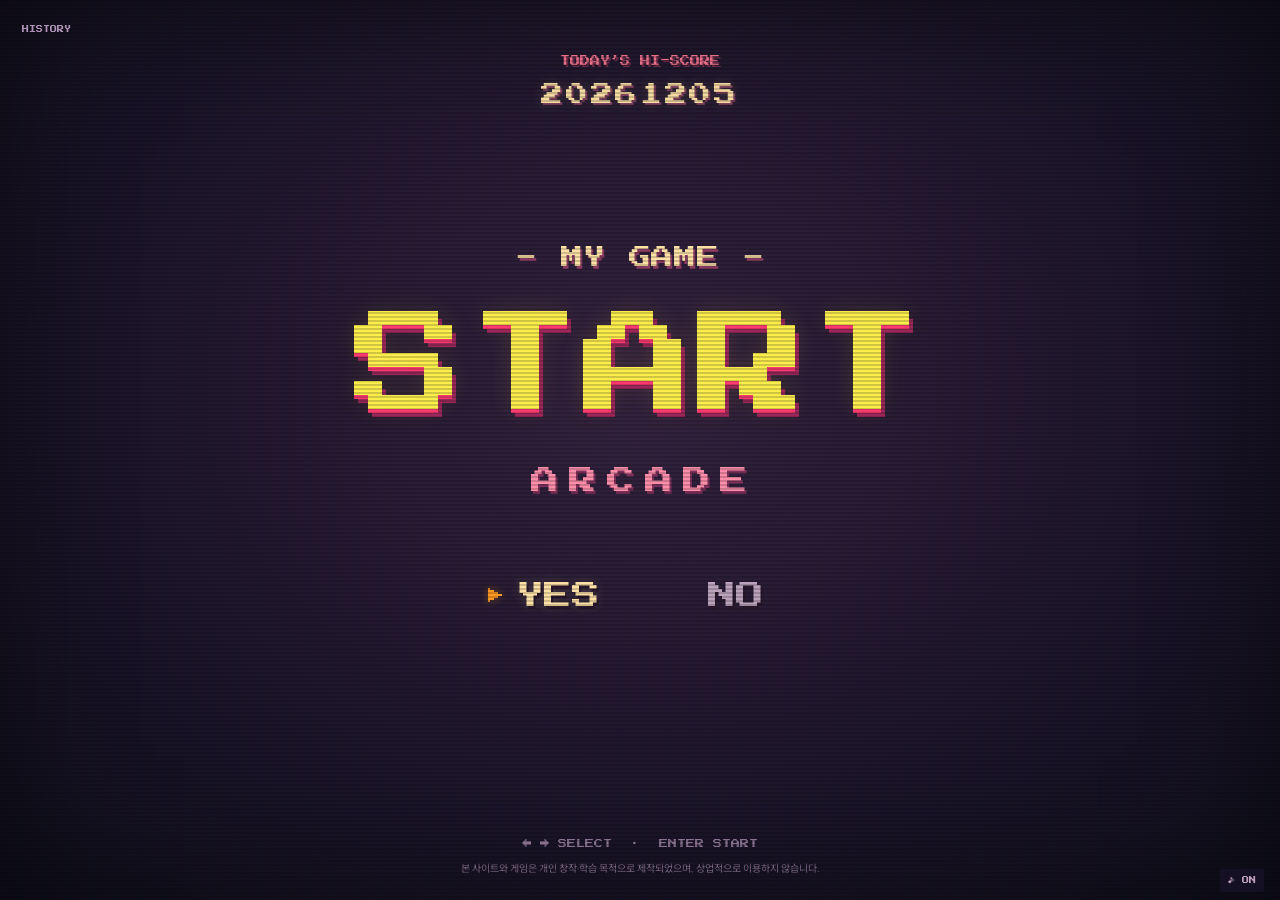
<file: index.html>
<!doctype html>
<html lang="ko">
<head>
  <meta charset="utf-8">
  <meta name="viewport" content="width=device-width, initial-scale=1">
  <meta name="theme-color" content="#171126">
  <meta name="description" content="bottlesun이 만든 게임들을 만나는 레트로 아케이드. 오늘의 게임을 뽑고, 게임 진열장에서 마음에 드는 게임을 골라보세요.">
  <title>게임 아카이브 | bottlesun</title>
  <meta name="application-name" content="게임 아카이브">
  <meta name="author" content="bottlesun">
  <link rel="canonical" href="https://bottlesun.github.io/game-archive/">
  <link rel="icon" type="image/svg+xml" href="assets/site/favicon.svg">
  <link rel="icon" type="image/png" sizes="32x32" href="assets/site/favicon-32.png">
  <link rel="shortcut icon" href="assets/site/favicon.ico">
  <link rel="apple-touch-icon" sizes="180x180" href="assets/site/apple-touch-icon.png">
  <meta property="og:type" content="website">
  <meta property="og:locale" content="ko_KR">
  <meta property="og:site_name" content="게임 아카이브">
  <meta property="og:title" content="게임 아카이브 | bottlesun">
  <meta property="og:description" content="bottlesun이 만든 게임들을 만나는 레트로 아케이드. 오늘의 게임을 뽑고, 게임 진열장에서 마음에 드는 게임을 골라보세요.">
  <meta property="og:url" content="https://bottlesun.github.io/game-archive/">
  <meta property="og:image" content="https://bottlesun.github.io/game-archive/assets/site/og-cover.png">
  <meta property="og:image:type" content="image/png">
  <meta property="og:image:width" content="1200">
  <meta property="og:image:height" content="630">
  <meta property="og:image:alt" content="노랑·분홍 픽셀 글씨 START ARCADE와 게임 아카이브 로고">
  <meta name="twitter:card" content="summary_large_image">
  <meta name="twitter:title" content="게임 아카이브 | bottlesun">
  <meta name="twitter:description" content="bottlesun이 만든 게임들을 만나는 레트로 아케이드. 오늘의 게임을 뽑고, 게임 진열장에서 마음에 드는 게임을 골라보세요.">
  <meta name="twitter:image" content="https://bottlesun.github.io/game-archive/assets/site/og-cover.png">
  <meta name="twitter:image:alt" content="게임 아카이브 — START ARCADE">
  <link rel="preconnect" href="https://fonts.googleapis.com">
  <link rel="preconnect" href="https://fonts.gstatic.com" crossorigin>
  <link href="https://fonts.googleapis.com/css2?family=DM+Mono:wght@400;500&family=Manrope:wght@400;600;700;800&family=Noto+Sans+KR:wght@400;500;600;700;800&family=Press+Start+2P&display=swap" rel="stylesheet">
  <link rel="stylesheet" href="css/style.css?v=empty-archive-1">
  <script src="js/audio.js?v=roulette-bonus-1" defer></script>
  <script src="js/main.js?v=stellar-entries-1" defer></script>
</head>
<body class="is-loading start-page">
<div class="page-loader" id="page-loader" role="status" aria-label="페이지를 불러오는 중">
    <div class="loading-console">
      <div class="loading-bar" aria-hidden="true"><div class="loading-fill" id="loading-fill"><i></i><i></i><i></i><i></i><i></i><i></i><i></i><i></i><i></i><i></i></div></div>
      <p>LOADING<span>...</span></p>
    </div>
  </div>
  <main class="title-stage" aria-labelledby="start-title">
    <a class="lobby-history" href="history.html">HISTORY</a>
    <div class="date-score" id="date-score">
      <p>TODAY’S HI-SCORE</p>
      <time id="today-score">00000000</time>
      <span class="score-record" aria-hidden="true">NEW RECORD!</span>
    </div>
    <div class="title-content">
      <h1 id="start-title"><span class="title-eyebrow">- MY GAME -</span><span class="title-main glitch-title">START<span class="glitch-copy" aria-hidden="true" data-text="START"></span></span><span class="title-arcade glitch-title">ARCADE<span class="glitch-copy" aria-hidden="true" data-text="ARCADE"></span></span></h1>
      <nav class="choice-list" aria-label="시작 메뉴">
        <a class="choice-link is-selected" href="today.html" aria-label="YES — 오늘의 게임 뽑기">YES</a>
        <a class="choice-link" href="games.html" aria-label="NO — 게임 진열장">NO</a>
      </nav>
    </div>
    <p class="start-caption">← → SELECT <span>·</span> ENTER START<small class="lobby-notice">본 사이트와 게임은 개인 창작·학습 목적으로 제작되었으며, 상업적으로 이용하지 않습니다.</small></p>
  </main>
</body>
</html>
</file>
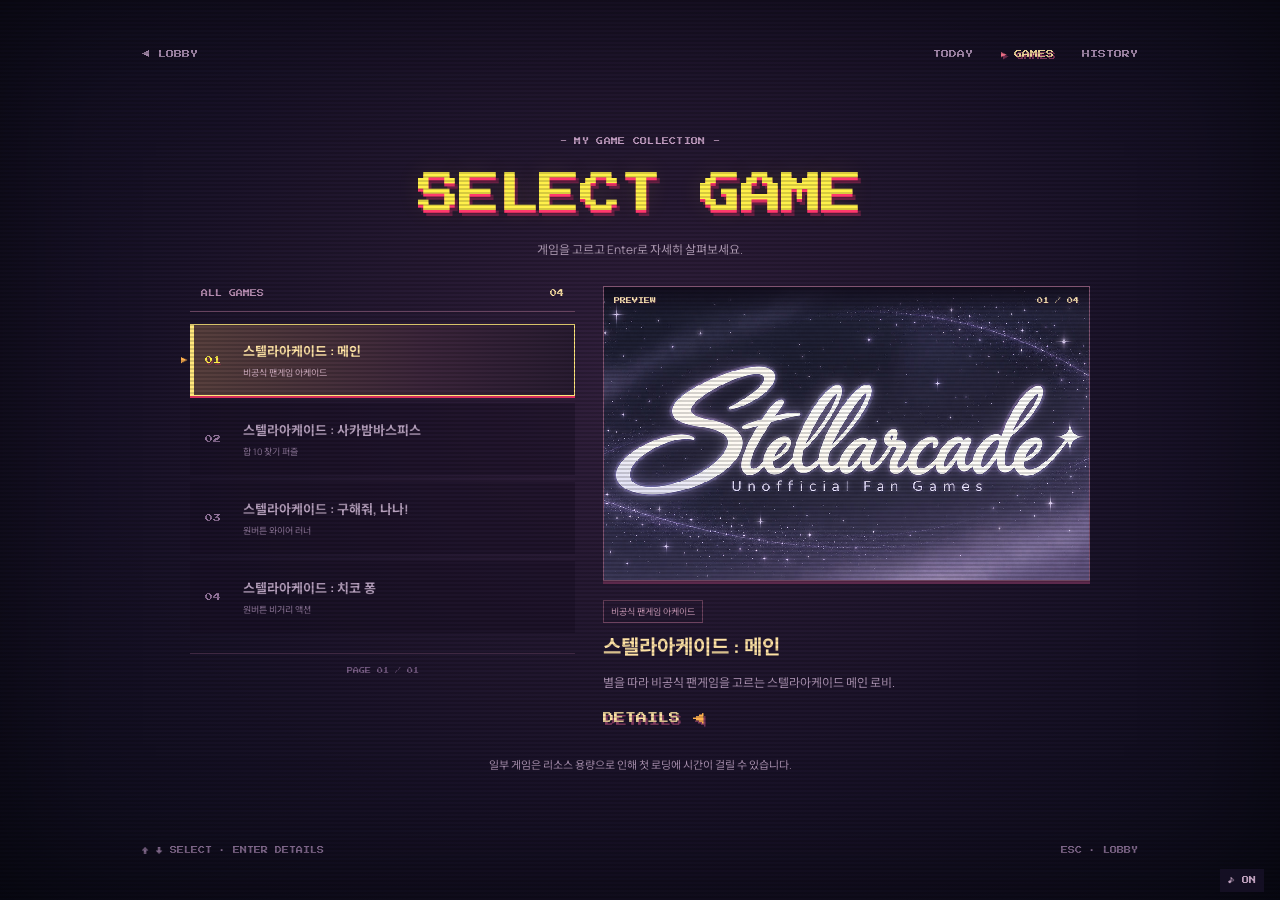
<file: games.html>
<!doctype html>
<html lang="ko">
<head>
  <meta charset="utf-8">
  <meta name="viewport" content="width=device-width, initial-scale=1">
  <meta name="theme-color" content="#171126">
  <meta name="description" content="스텔라아케이드 메인과 사카밤바스피스, 구해줘, 나나!, 치코 퐁의 소개를 보고 원하는 게임으로 바로 이동하세요.">
  <title>게임 진열장 | 게임 아카이브</title>
  <meta name="application-name" content="게임 아카이브">
  <meta name="author" content="bottlesun">
  <link rel="canonical" href="https://bottlesun.github.io/game-archive/games.html">
  <link rel="icon" type="image/svg+xml" href="assets/site/favicon.svg">
  <link rel="icon" type="image/png" sizes="32x32" href="assets/site/favicon-32.png">
  <link rel="shortcut icon" href="assets/site/favicon.ico">
  <link rel="apple-touch-icon" sizes="180x180" href="assets/site/apple-touch-icon.png">
  <meta property="og:type" content="website">
  <meta property="og:locale" content="ko_KR">
  <meta property="og:site_name" content="게임 아카이브">
  <meta property="og:title" content="게임 진열장 | 게임 아카이브">
  <meta property="og:description" content="스텔라아케이드 메인과 사카밤바스피스, 구해줘, 나나!, 치코 퐁의 소개를 보고 원하는 게임으로 바로 이동하세요.">
  <meta property="og:url" content="https://bottlesun.github.io/game-archive/games.html">
  <meta property="og:image" content="https://bottlesun.github.io/game-archive/assets/site/og-cover.png">
  <meta property="og:image:type" content="image/png">
  <meta property="og:image:width" content="1200">
  <meta property="og:image:height" content="630">
  <meta property="og:image:alt" content="노랑·분홍 픽셀 글씨 START ARCADE와 게임 아카이브 로고">
  <meta name="twitter:card" content="summary_large_image">
  <meta name="twitter:title" content="게임 진열장 | 게임 아카이브">
  <meta name="twitter:description" content="스텔라아케이드 메인과 사카밤바스피스, 구해줘, 나나!, 치코 퐁의 소개를 보고 원하는 게임으로 바로 이동하세요.">
  <meta name="twitter:image" content="https://bottlesun.github.io/game-archive/assets/site/og-cover.png">
  <meta name="twitter:image:alt" content="게임 아카이브 — START ARCADE">
  <link rel="preconnect" href="https://fonts.googleapis.com">
  <link rel="preconnect" href="https://fonts.gstatic.com" crossorigin>
  <link href="https://fonts.googleapis.com/css2?family=DM+Mono:wght@400;500&family=Manrope:wght@400;600;700;800&family=Noto+Sans+KR:wght@400;500;600;700;800&family=Press+Start+2P&display=swap" rel="stylesheet">
  <link rel="stylesheet" href="css/style.css?v=empty-archive-1">
  <script src="js/audio.js?v=roulette-bonus-1" defer></script>
  <script src="js/main.js?v=stellar-entries-1" defer></script>
</head>
<body class="is-loading inner-page" data-page="games">
<div class="page-loader" id="page-loader" role="status" aria-label="페이지를 불러오는 중">
    <div class="loading-console">
      <div class="loading-bar" aria-hidden="true"><div class="loading-fill" id="loading-fill"><i></i><i></i><i></i><i></i><i></i><i></i><i></i><i></i><i></i><i></i></div></div>
      <p>LOADING<span>...</span></p>
    </div>
  </div>
  <div class="page-case">
    <header class="pixel-header">
      <a class="pixel-brand" href="index.html">◀ LOBBY</a>
      <nav class="pixel-nav" aria-label="페이지 메뉴">
        <a href="today.html">TODAY</a>
        <a class="is-current" href="games.html" aria-current="page">GAMES</a>
        <a href="history.html">HISTORY</a>
      </nav>
    </header>
    <main class="inner-screen shelf-screen" aria-labelledby="page-title">
      <div class="sub-heading">
        <p class="pixel-kicker">- MY GAME COLLECTION -</p>
        <h1 class="page-title" id="page-title"><span class="glitch-title">SELECT GAME<span class="glitch-copy" aria-hidden="true" data-text="SELECT GAME"></span></span></h1>
        <p class="page-intro">게임을 고르고 Enter로 자세히 살펴보세요.</p>
      </div>
      <div class="arcade-browser">
        <section class="game-menu" aria-label="게임 메뉴">
          <div class="menu-topline"><span>ALL GAMES</span><span id="game-count">04</span></div>
          <div class="game-grid" id="game-grid" aria-label="게임 목록"></div>
          <p class="menu-page">PAGE 01 / 01</p>
        </section>
        <section class="game-detail" id="game-detail" aria-live="polite" aria-label="선택한 게임 소개"></section>
      </div>
      <p class="game-loading-notice">일부 게임은 리소스 용량으로 인해 첫 로딩에 시간이 걸릴 수 있습니다.</p>
    </main>
    <footer class="pixel-footer"><span>↑ ↓ SELECT · ENTER DETAILS</span><span>ESC · LOBBY</span></footer>
  </div>
  <dialog class="game-dialog" id="game-dialog" aria-labelledby="dialog-title">
    <div class="game-dialog-shell">
      <header class="dialog-header"><button class="pixel-brand" id="close-game-detail" type="button">◀ BACK</button><span>GAME INFO</span></header>
      <div class="dialog-content" id="dialog-content"></div>
      <footer class="dialog-footer"><a class="arcade-action" id="start-selected-game" target="_blank" rel="noopener noreferrer">START GAME <span aria-hidden="true">◀</span></a><span>ESC · BACK TO LIST</span></footer>
    </div>
  </dialog>
</body>
</html>
</file>
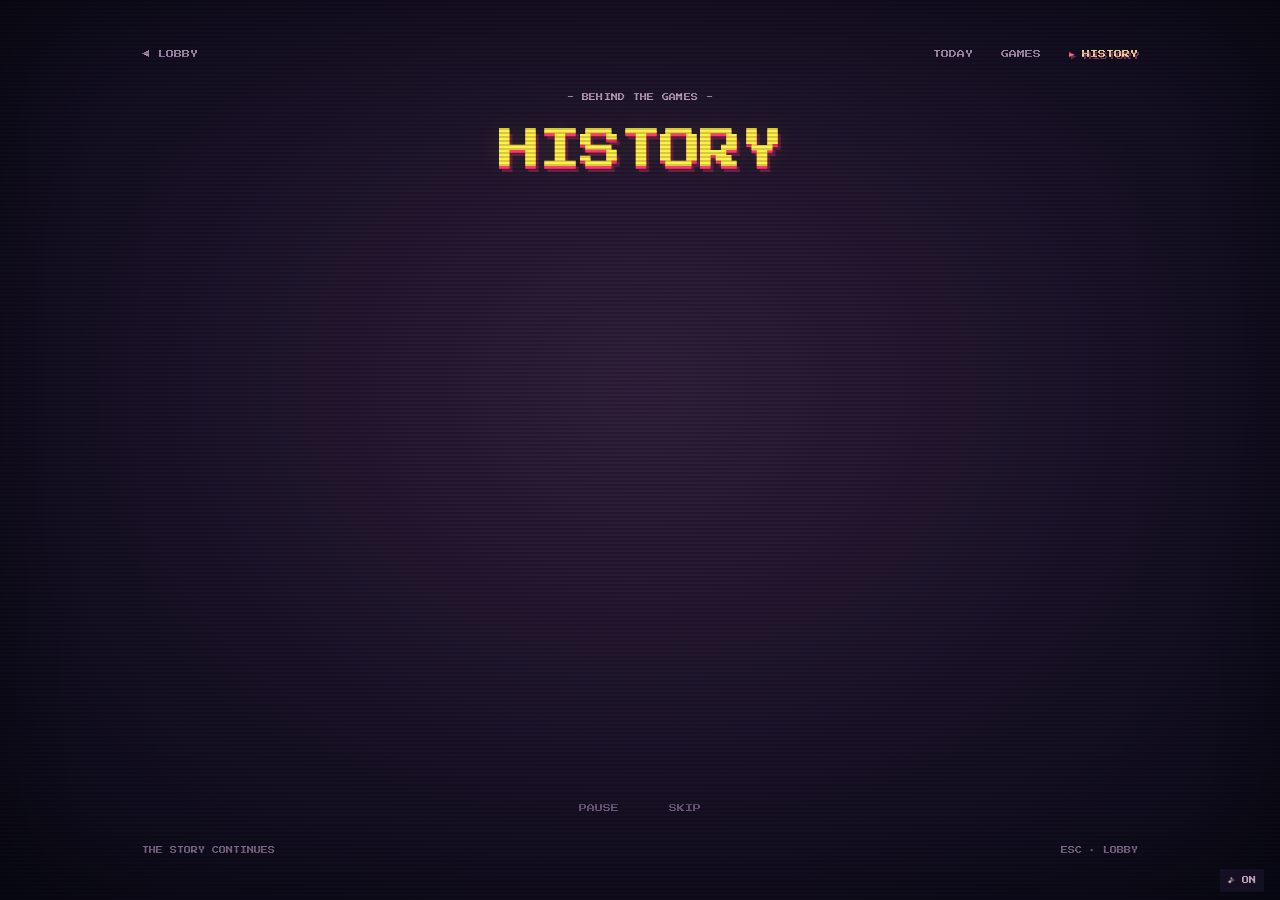
<file: history.html>
<!doctype html>
<html lang="ko">
<head>
  <meta charset="utf-8">
  <meta name="viewport" content="width=device-width, initial-scale=1">
  <meta name="theme-color" content="#171126">
  <meta name="description" content="게임 아카이브의 제작자 bottlesun과 제작 의도, 리소스 출처를 레트로 엔딩 크레딧으로 만나보세요.">
  <title>제작 이야기 | 게임 아카이브</title>
  <meta name="application-name" content="게임 아카이브">
  <meta name="author" content="bottlesun">
  <link rel="canonical" href="https://bottlesun.github.io/game-archive/history.html">
  <link rel="icon" type="image/svg+xml" href="assets/site/favicon.svg">
  <link rel="icon" type="image/png" sizes="32x32" href="assets/site/favicon-32.png">
  <link rel="shortcut icon" href="assets/site/favicon.ico">
  <link rel="apple-touch-icon" sizes="180x180" href="assets/site/apple-touch-icon.png">
  <meta property="og:type" content="website">
  <meta property="og:locale" content="ko_KR">
  <meta property="og:site_name" content="게임 아카이브">
  <meta property="og:title" content="제작 이야기 | 게임 아카이브">
  <meta property="og:description" content="게임 아카이브의 제작자 bottlesun과 제작 의도, 리소스 출처를 레트로 엔딩 크레딧으로 만나보세요.">
  <meta property="og:url" content="https://bottlesun.github.io/game-archive/history.html">
  <meta property="og:image" content="https://bottlesun.github.io/game-archive/assets/site/og-cover.png">
  <meta property="og:image:type" content="image/png">
  <meta property="og:image:width" content="1200">
  <meta property="og:image:height" content="630">
  <meta property="og:image:alt" content="노랑·분홍 픽셀 글씨 START ARCADE와 게임 아카이브 로고">
  <meta name="twitter:card" content="summary_large_image">
  <meta name="twitter:title" content="제작 이야기 | 게임 아카이브">
  <meta name="twitter:description" content="게임 아카이브의 제작자 bottlesun과 제작 의도, 리소스 출처를 레트로 엔딩 크레딧으로 만나보세요.">
  <meta name="twitter:image" content="https://bottlesun.github.io/game-archive/assets/site/og-cover.png">
  <meta name="twitter:image:alt" content="게임 아카이브 — START ARCADE">
  <link rel="preconnect" href="https://fonts.googleapis.com">
  <link rel="preconnect" href="https://fonts.gstatic.com" crossorigin>
  <link href="https://fonts.googleapis.com/css2?family=DM+Mono:wght@400;500&family=Manrope:wght@400;600;700;800&family=Noto+Sans+KR:wght@400;500;600;700;800&family=Press+Start+2P&display=swap" rel="stylesheet">
  <link rel="stylesheet" href="css/style.css?v=empty-archive-1">
  <script src="js/audio.js?v=roulette-bonus-1" defer></script>
  <script src="js/main.js?v=stellar-entries-1" defer></script>
</head>
<body class="is-loading inner-page" data-page="history">
<div class="page-loader" id="page-loader" role="status" aria-label="페이지를 불러오는 중">
    <div class="loading-console">
      <div class="loading-bar" aria-hidden="true"><div class="loading-fill" id="loading-fill"><i></i><i></i><i></i><i></i><i></i><i></i><i></i><i></i><i></i><i></i></div></div>
      <p>LOADING<span>...</span></p>
    </div>
  </div>
  <div class="page-case">
    <header class="pixel-header">
      <a class="pixel-brand" href="index.html">◀ LOBBY</a>
      <nav class="pixel-nav" aria-label="페이지 메뉴">
        <a href="today.html">TODAY</a>
        <a href="games.html">GAMES</a>
        <a class="is-current" href="history.html" aria-current="page">HISTORY</a>
      </nav>
    </header>
    <main class="inner-screen history-screen" aria-labelledby="page-title">
      <div class="sub-heading">
        <p class="pixel-kicker">- BEHIND THE GAMES -</p>
        <h1 class="page-title" id="page-title"><span class="glitch-title">HISTORY<span class="glitch-copy" aria-hidden="true" data-text="HISTORY"></span></span></h1>
      </div>
      <div class="credits-viewport" id="credits-viewport" tabindex="0" role="region" aria-label="제작 크레딧. PAUSE 버튼으로 멈출 수 있습니다.">
        <div class="credits-roll" id="credits-roll">
          <section class="credit-section">
            <h2>CREATED BY</h2>
            <p class="credit-name">bottlesun</p>
          </section>
          <section class="credit-section">
            <h2>WHY I MADE THIS</h2>
            <p>직접 만든 게임들을 한곳에 모아<br>언제든 다시 꺼내 플레이할 수 있도록.</p>
            <p>무엇을 할지 고민되는 날에는 오늘의 게임을 뽑고,<br>취향대로 고르고 싶은 날에는 게임 진열장을 둘러보세요.</p>
            <p>시작 버튼을 누르던 옛 오락실의 설렘을<br>이 작은 게임 공간에 담았습니다.</p>
          </section>
          <section class="credit-section">
            <h2>NON-COMMERCIAL</h2>
            <p>본 사이트와 게임은 개인 창작·학습 목적으로 제작되었으며, 상업적으로 이용하지 않습니다.</p>
          </section>
          <section class="credit-section">
            <h2>THE GAMES</h2>
            <p>스텔라아케이드 : 메인<br>스텔라아케이드 : 사카밤바스피스<br>스텔라아케이드 : 구해줘, 나나!<br>스텔라아케이드 : 치코 퐁</p>
            <p class="credit-small">룰렛 보너스 · 네온 서바이버</p>
          </section>
          <section class="credit-section">
            <h2>RESOURCE CREDITS</h2>
            <p>UI 효과음<br>이 사이트에서 만든 Web Audio 합성 사운드<br><span class="credit-small">외부 음원·샘플을 사용하지 않습니다.</span></p>
            <p>네온 서바이버 · 자체 제작 Canvas 그래픽과 게임 코드</p>
            <p>STELLARCADE·사카밤바스피스·구해줘, 나나!·치코 퐁 썸네일 · 해당 프로젝트에서 제공한 OG 공유 이미지</p>
            <p>서체 · Google Fonts<br><a href="https://fonts.google.com/specimen/Press+Start+2P" target="_blank" rel="noopener noreferrer">Press Start 2P</a> · <a href="https://fonts.google.com/specimen/Manrope" target="_blank" rel="noopener noreferrer">Manrope</a><br><a href="https://fonts.google.com/noto/specimen/Noto+Sans+KR" target="_blank" rel="noopener noreferrer">Noto Sans KR</a> · <a href="https://fonts.google.com/specimen/DM+Mono" target="_blank" rel="noopener noreferrer">DM Mono</a></p>
            <p class="credit-small">사용된 서체의 권리는 각 제작자에게 있습니다.</p>
          </section>
          <section class="credit-section">
            <h2>GITHUB</h2>
            <p class="credit-name">bottlesun</p>
            <p><a href="https://github.com/bottlesun" target="_blank" rel="noopener noreferrer">GitHub 프로필</a></p>
          </section>
          <section class="credit-section credit-end">
            <p class="page-title glitch-title">THANK YOU<br>FOR PLAYING<span class="glitch-copy" aria-hidden="true" data-text="THANK YOU FOR PLAYING"></span></p>
            <p>다음 게임에서도 만나요.</p>
            <a class="arcade-action" href="index.html">BACK TO START</a>
          </section>
        </div>
      </div>
      <div class="credits-controls" aria-label="크레딧 재생 제어">
        <button class="arcade-action" id="credits-pause" type="button">PAUSE</button>
        <button class="arcade-action" id="credits-skip" type="button">SKIP</button>
        <button class="arcade-action" id="credits-replay" type="button" hidden>REPLAY</button>
      </div>
    </main>
    <footer class="pixel-footer"><span>THE STORY CONTINUES</span><span>ESC · LOBBY</span></footer>
  </div>
</body>
</html>
</file>
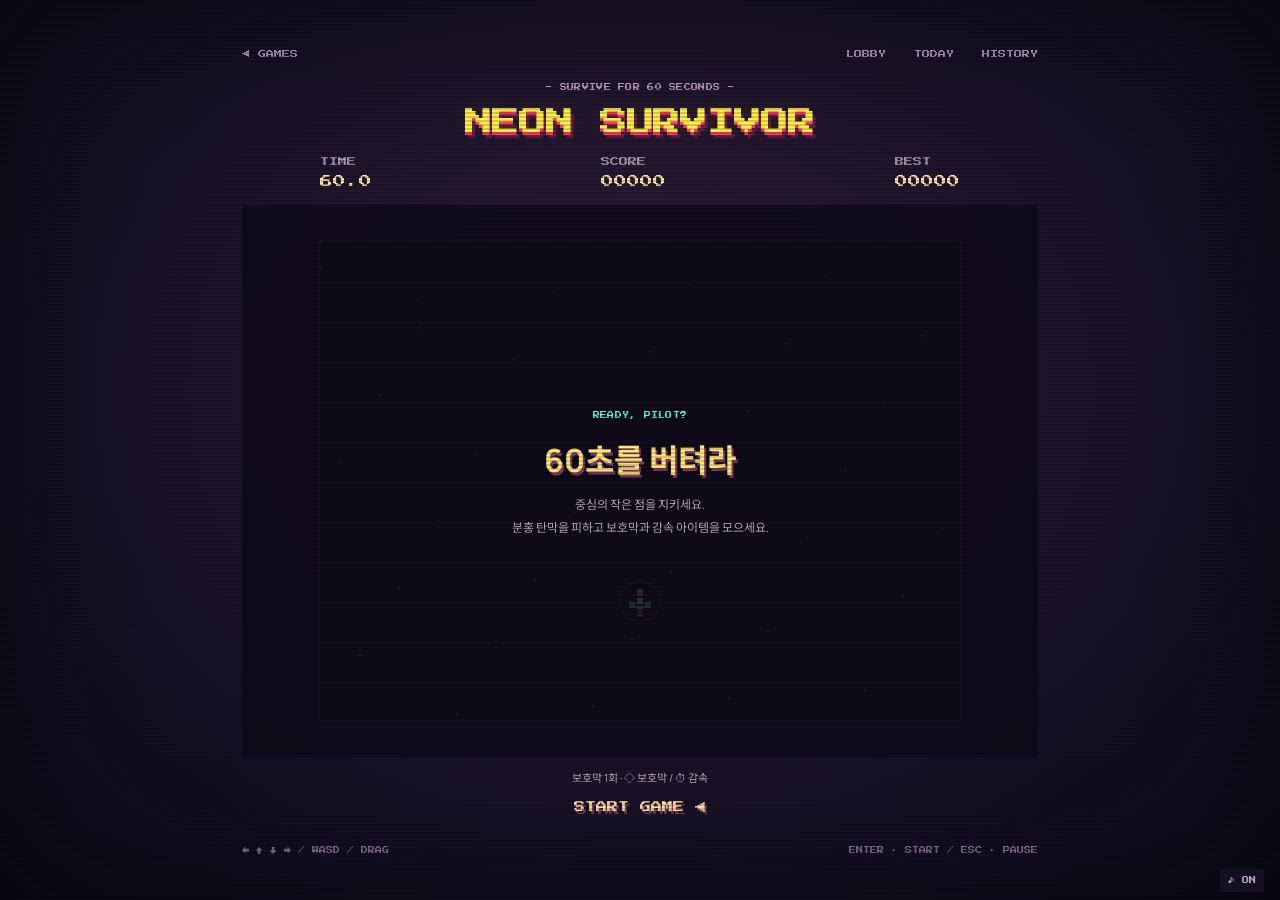
<file: neon-survivor.html>
<!doctype html>
<html lang="ko">
<head>
  <meta charset="utf-8">
  <meta name="viewport" content="width=device-width, initial-scale=1">
  <meta name="theme-color" content="#171126">
  <meta name="description" content="네온 탄막을 피해 60초 동안 살아남으세요. 설치 없이 바로 즐기는 도트 생존 게임.">
  <title>네온 서바이버 | 게임 아카이브</title>
  <meta name="application-name" content="게임 아카이브">
  <meta name="author" content="bottlesun">
  <link rel="canonical" href="https://bottlesun.github.io/game-archive/neon-survivor.html">
  <link rel="icon" type="image/svg+xml" href="assets/site/favicon.svg">
  <link rel="icon" type="image/png" sizes="32x32" href="assets/site/favicon-32.png">
  <link rel="shortcut icon" href="assets/site/favicon.ico">
  <link rel="apple-touch-icon" sizes="180x180" href="assets/site/apple-touch-icon.png">
  <meta property="og:type" content="website">
  <meta property="og:locale" content="ko_KR">
  <meta property="og:site_name" content="게임 아카이브">
  <meta property="og:title" content="네온 서바이버 | 게임 아카이브">
  <meta property="og:description" content="네온 탄막을 피해 60초 동안 살아남으세요. 설치 없이 바로 즐기는 도트 생존 게임.">
  <meta property="og:url" content="https://bottlesun.github.io/game-archive/neon-survivor.html">
  <meta property="og:image" content="https://bottlesun.github.io/game-archive/assets/site/og-cover.png">
  <meta property="og:image:type" content="image/png">
  <meta property="og:image:width" content="1200">
  <meta property="og:image:height" content="630">
  <meta property="og:image:alt" content="노랑·분홍 픽셀 글씨 START ARCADE와 게임 아카이브 로고">
  <meta name="twitter:card" content="summary_large_image">
  <meta name="twitter:title" content="네온 서바이버 | 게임 아카이브">
  <meta name="twitter:description" content="네온 탄막을 피해 60초 동안 살아남으세요. 설치 없이 바로 즐기는 도트 생존 게임.">
  <meta name="twitter:image" content="https://bottlesun.github.io/game-archive/assets/site/og-cover.png">
  <meta name="twitter:image:alt" content="게임 아카이브 — START ARCADE">
  <link rel="preconnect" href="https://fonts.googleapis.com">
  <link rel="preconnect" href="https://fonts.gstatic.com" crossorigin>
  <link href="https://fonts.googleapis.com/css2?family=DM+Mono:wght@400;500&family=Manrope:wght@400;600;700;800&family=Noto+Sans+KR:wght@400;500;600;700;800&family=Press+Start+2P&display=swap" rel="stylesheet">
  <link rel="stylesheet" href="css/style.css?v=empty-archive-1">
  <script src="js/audio.js?v=roulette-bonus-1" defer></script>
  <script src="js/main.js?v=stellar-entries-1" defer></script>
  <script src="js/neon-survivor.js?v=neon-survivor-1" defer></script>
</head>
<body class="is-loading inner-page" data-page="survivor">
<div class="page-loader" id="page-loader" role="status" aria-label="페이지를 불러오는 중">
    <div class="loading-console">
      <div class="loading-bar" aria-hidden="true"><div class="loading-fill" id="loading-fill"><i></i><i></i><i></i><i></i><i></i><i></i><i></i><i></i><i></i><i></i></div></div>
      <p>LOADING<span>...</span></p>
    </div>
  </div>
  <div class="page-case survivor-case">
    <header class="pixel-header">
      <a class="pixel-brand" href="games.html">◀ GAMES</a>
      <nav class="pixel-nav" aria-label="페이지 메뉴"><a href="index.html">LOBBY</a><a href="today.html">TODAY</a><a href="history.html">HISTORY</a></nav>
    </header>
    <main class="survivor-screen" aria-labelledby="page-title">
      <div class="survivor-heading"><p class="pixel-kicker">- SURVIVE FOR 60 SECONDS -</p><h1 class="page-title" id="page-title"><span class="glitch-title">NEON SURVIVOR<span class="glitch-copy" aria-hidden="true" data-text="NEON SURVIVOR"></span></span></h1></div>
      <div class="survivor-hud" aria-label="게임 기록"><span>TIME <b id="survivor-time">60.0</b></span><span>SCORE <b id="survivor-score">00000</b></span><span>BEST <b id="survivor-best">00000</b></span></div>
      <div class="survivor-field">
        <canvas id="survivor-canvas" width="640" height="480" tabindex="0" aria-label="탄막 피하기 게임. 방향키 또는 WASD로 이동하거나 화면을 드래그하세요. 기체 중심의 작은 점이 판정 영역입니다."></canvas>
        <div class="survivor-overlay" id="survivor-overlay"><p class="pixel-kicker" id="survivor-result-label">READY, PILOT?</p><h2 id="survivor-result-title">60초를 버텨라</h2><p id="survivor-result-copy">중심의 작은 점을 지키세요.<br>분홍 탄막을 피하고 보호막과 감속 아이템을 모으세요.</p></div>
      </div>
      <div class="survivor-bottom"><p id="survivor-status" role="status">보호막 1회로 시작 · ◇ 보호막 / ⏱ 4초 감속</p><button class="arcade-action" id="survivor-action" type="button">START GAME ◀</button></div>
    </main>
    <footer class="pixel-footer"><span>← ↑ ↓ → / WASD / DRAG</span><span>ENTER · START / ESC · PAUSE</span></footer>
  </div>
</body>
</html>
</file>
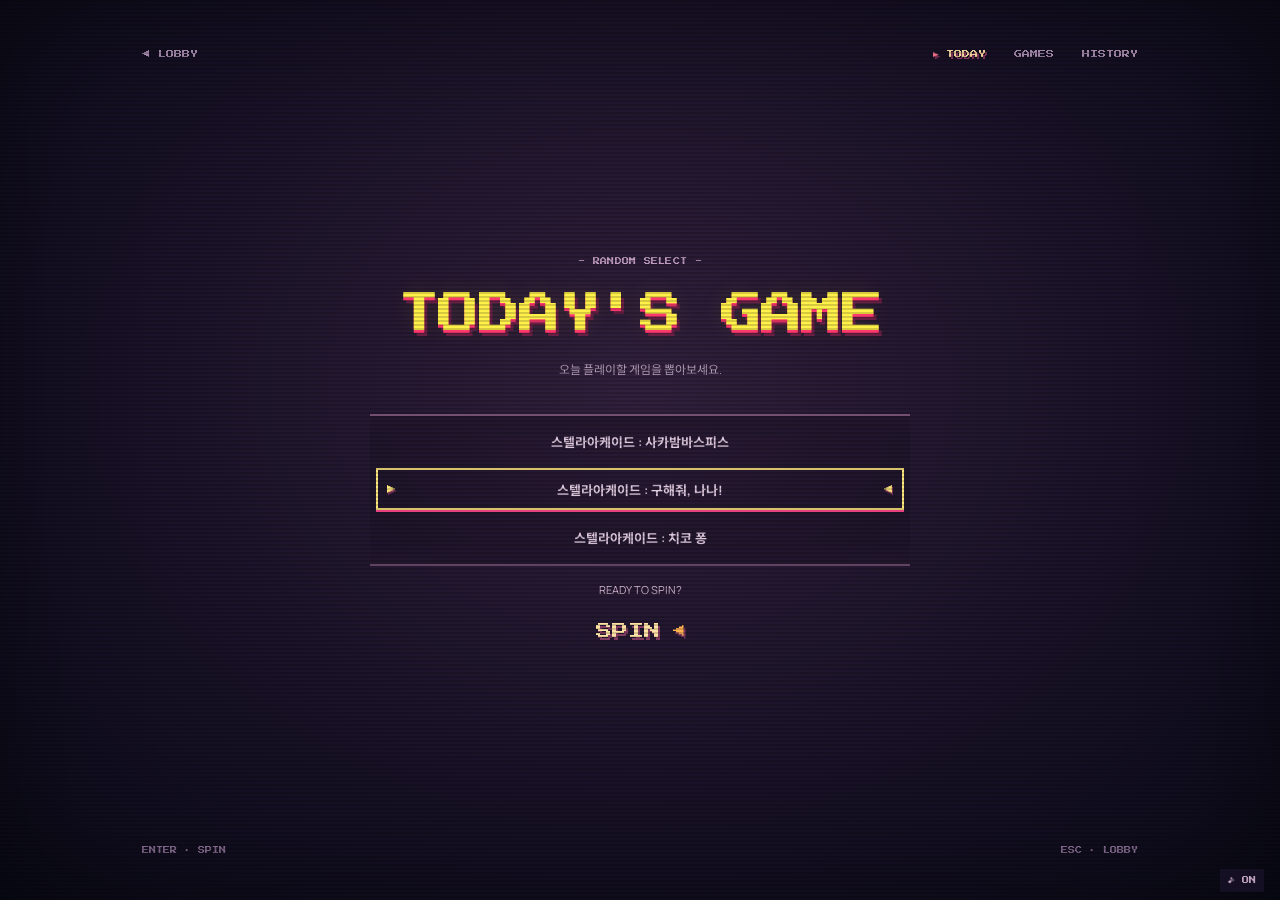
<file: today.html>
<!doctype html>
<html lang="ko">
<head>
  <meta charset="utf-8">
  <meta name="viewport" content="width=device-width, initial-scale=1">
  <meta name="theme-color" content="#171126">
  <meta name="description" content="무엇을 플레이할지 고민되나요? 레트로 룰렛을 돌려 bottlesun의 게임 중 오늘의 게임을 골라보세요.">
  <title>오늘의 게임 | 게임 아카이브</title>
  <meta name="application-name" content="게임 아카이브">
  <meta name="author" content="bottlesun">
  <link rel="canonical" href="https://bottlesun.github.io/game-archive/today.html">
  <link rel="icon" type="image/svg+xml" href="assets/site/favicon.svg">
  <link rel="icon" type="image/png" sizes="32x32" href="assets/site/favicon-32.png">
  <link rel="shortcut icon" href="assets/site/favicon.ico">
  <link rel="apple-touch-icon" sizes="180x180" href="assets/site/apple-touch-icon.png">
  <meta property="og:type" content="website">
  <meta property="og:locale" content="ko_KR">
  <meta property="og:site_name" content="게임 아카이브">
  <meta property="og:title" content="오늘의 게임 | 게임 아카이브">
  <meta property="og:description" content="무엇을 플레이할지 고민되나요? 레트로 룰렛을 돌려 bottlesun의 게임 중 오늘의 게임을 골라보세요.">
  <meta property="og:url" content="https://bottlesun.github.io/game-archive/today.html">
  <meta property="og:image" content="https://bottlesun.github.io/game-archive/assets/site/og-cover.png">
  <meta property="og:image:type" content="image/png">
  <meta property="og:image:width" content="1200">
  <meta property="og:image:height" content="630">
  <meta property="og:image:alt" content="노랑·분홍 픽셀 글씨 START ARCADE와 게임 아카이브 로고">
  <meta name="twitter:card" content="summary_large_image">
  <meta name="twitter:title" content="오늘의 게임 | 게임 아카이브">
  <meta name="twitter:description" content="무엇을 플레이할지 고민되나요? 레트로 룰렛을 돌려 bottlesun의 게임 중 오늘의 게임을 골라보세요.">
  <meta name="twitter:image" content="https://bottlesun.github.io/game-archive/assets/site/og-cover.png">
  <meta name="twitter:image:alt" content="게임 아카이브 — START ARCADE">
  <link rel="preconnect" href="https://fonts.googleapis.com">
  <link rel="preconnect" href="https://fonts.gstatic.com" crossorigin>
  <link href="https://fonts.googleapis.com/css2?family=DM+Mono:wght@400;500&family=Manrope:wght@400;600;700;800&family=Noto+Sans+KR:wght@400;500;600;700;800&family=Press+Start+2P&display=swap" rel="stylesheet">
  <link rel="stylesheet" href="css/style.css?v=empty-archive-1">
  <script src="js/audio.js?v=roulette-bonus-1" defer></script>
  <script src="js/breakout.js?v=secret-breakout-1" defer></script>
  <script src="js/main.js?v=stellar-entries-1" defer></script>
</head>
<body class="is-loading inner-page" data-page="today">
<div class="page-loader" id="page-loader" role="status" aria-label="페이지를 불러오는 중">
    <div class="loading-console">
      <div class="loading-bar" aria-hidden="true"><div class="loading-fill" id="loading-fill"><i></i><i></i><i></i><i></i><i></i><i></i><i></i><i></i><i></i><i></i></div></div>
      <p>LOADING<span>...</span></p>
    </div>
  </div>
  <div class="page-case">
    <header class="pixel-header">
      <a class="pixel-brand" href="index.html">◀ LOBBY</a>
      <nav class="pixel-nav" aria-label="페이지 메뉴">
        <a class="is-current" href="today.html" aria-current="page">TODAY</a>
        <a href="games.html">GAMES</a>
        <a href="history.html">HISTORY</a>
      </nav>
    </header>
    <main class="inner-screen pick-screen" aria-labelledby="page-title">
      <div class="sub-heading">
        <p class="pixel-kicker">- RANDOM SELECT -</p>
        <h1 class="page-title" id="page-title"><button class="secret-title glitch-title" id="secret-game-trigger" type="button">TODAY'S GAME<span class="glitch-copy" aria-hidden="true" data-text="TODAY'S GAME"></span></button></h1>
        <p class="page-intro">오늘 플레이할 게임을 뽑아보세요.</p>
      </div>

      <section class="picker-panel" aria-label="오늘의 게임 슬롯">
        <div class="picker-display">
          <div class="reel-window" id="reel-window" aria-label="가운데 테두리와 화살표 사이에 멈춘 게임이 선택됩니다">
            <div class="reel-roll" id="reel-roll"><p class="reel-loading">게임 목록을 불러오는 중...</p></div>
            <section class="pick-result" id="today-result" aria-live="polite" hidden><div id="result-content"></div></section>
          </div>
          <p class="screen-message" id="screen-message" aria-live="polite">READY TO SPIN?</p>
        </div>
        <div class="picker-controls">
          <button class="arcade-action spin-button" id="spin-button" type="button" aria-label="오늘의 게임 뽑기">SPIN <span aria-hidden="true">◀</span></button>
          <div class="pick-confirm" id="pick-confirm" aria-label="선택한 게임을 플레이할까요?" hidden>
            <a class="pick-answer is-selected" id="pick-yes" href="#" target="_blank" rel="noopener noreferrer">YES</a>
            <button class="pick-answer" id="pick-no" type="button" aria-label="NO — 다시 뽑기">NO</button>
          </div>
        </div>
        <p class="game-loading-notice" id="pick-loading-notice" hidden>일부 게임은 리소스 용량으로 인해 첫 로딩에 시간이 걸릴 수 있습니다.</p>
      </section>

    </main>
    <footer class="pixel-footer"><span id="today-help">ENTER · SPIN</span><span>ESC · LOBBY</span></footer>
  </div>
  <dialog class="game-dialog breakout-dialog" id="breakout-dialog" aria-labelledby="breakout-title">
    <div class="breakout-shell">
      <header class="dialog-header"><h2 id="breakout-title">SECRET · BREAKOUT</h2><button class="pixel-brand" id="breakout-close" type="button" aria-label="벽돌깨기 닫기">CLOSE ×</button></header>
      <div class="breakout-score"><span>SCORE <b id="breakout-score">00000</b></span><span>LIFE <b id="breakout-lives">♥ ♥ ♥</b></span></div>
      <div class="breakout-stage"><canvas id="breakout-canvas" width="480" height="360" tabindex="0" aria-label="벽돌깨기. 좌우 방향키 또는 마우스·드래그로 패들을 움직이고 Enter 또는 화면 터치로 공을 발사합니다."></canvas></div>
      <p class="breakout-status" id="breakout-status" role="status">숨겨진 스테이지를 찾았어요!</p>
      <div class="breakout-controls"><button class="arcade-action" id="breakout-action" type="button">START</button><p>← → / MOUSE / DRAG<br>ENTER · LAUNCH / ESC · CLOSE</p></div>
    </div>
  </dialog>
</body>
</html>
</file>
<file: css/style.css>
:root {
  color-scheme: dark;
  --case: #4c4a87;
  --case-light: #6662a5;
  --case-shadow: #302f58;
  --screen: #321d39;
  --screen-light: #48264b;
  --screen-line: rgb(238 201 212 / 16%);
  --orange: #ff981f;
  --cream: #ffe3a6;
  --mint: #5ef2ce;
  --text: #f8e8cb;
  --muted: #c3aebf;
  --font-pixel: "Press Start 2P", "Courier New", monospace;
  --font-ui: "Manrope", "Noto Sans KR", sans-serif;
}

* { box-sizing: border-box; }
html { min-height: 100%; background: var(--case); }
body { min-height: 100vh; margin: 0; color: var(--text); font-family: var(--font-ui); }
a { color: inherit; text-decoration: none; }
button { font: inherit; }
a:focus-visible, button:focus-visible { outline: 3px solid var(--cream); outline-offset: 5px; }

.page-loader { position: fixed; z-index: 100; inset: 0; display: grid; place-items: center; background: radial-gradient(ellipse at 50% 43%, #32203d, #171126 62%, #0b0b18); }
.page-loader::after { position: absolute; inset: 0; background: repeating-linear-gradient(0deg, transparent 0 2px, rgb(0 0 0 / 18%) 2px 4px); box-shadow: inset 0 0 130px rgb(0 0 0 / 48%); content: ""; pointer-events: none; }
.page-loader[hidden] { display: none; }
.is-loading > :not(.page-loader) { visibility: hidden; }
.is-loading > :not(.page-loader) * { animation-play-state: paused !important; }
.loading-console { width: min(280px, 72vw); text-align: center; }
.loading-bar { height: 34px; padding: 4px; border: 2px solid #ffe77c; background: #1c1429; box-shadow: 0 3px #ff396e, 3px 6px #682044; }
.loading-fill { display: grid; grid-template-columns: repeat(10, 1fr); gap: 4px; height: 100%; clip-path: inset(0 100% 0 0); }
.loading-fill i { background: #fff04a; box-shadow: inset 0 -4px #ffac38, inset 0 2px #fff5b5; }
.loading-console p { margin: 20px 0 0; color: var(--cream); font: 10px/1.6 var(--font-pixel); text-shadow: 2px 3px #8b3860; }
.loading-console p span { color: #ff8daa; animation: menu-blink .75s steps(1, end) infinite; }

/* Lobby: one viewport, with a keyboard-selectable game menu. */
.start-page { height: 100svh; min-height: 0; overflow: hidden; background: radial-gradient(ellipse at 50% 43%, #32203d, #171126 62%, #0b0b18); }
.title-stage { position: relative; isolation: isolate; display: grid; width: 100%; height: 100%; place-items: center; padding: 24px; }
.title-stage::before { position: absolute; z-index: 2; inset: 0; background: repeating-linear-gradient(0deg, transparent 0 2px, rgb(0 0 0 / 18%) 2px 4px); box-shadow: inset 0 0 130px rgb(0 0 0 / 48%); content: ""; pointer-events: none; }
.title-stage::after { position: absolute; z-index: 3; inset: 0; background: repeating-linear-gradient(90deg, rgb(255 96 96 / 3%) 0 1px, rgb(96 255 160 / 2%) 1px 2px, rgb(128 128 255 / 3%) 2px 3px); content: ""; pointer-events: none; }
.date-score { position: absolute; top: clamp(22px, 6svh, 55px); left: 50%; transform: translateX(-50%); text-align: center; white-space: nowrap; font-family: var(--font-pixel); }
.date-score p { margin: 0 0 10px; color: #ff7993; font-size: clamp(7px, 1.3vw, 10px); line-height: 1.5; text-shadow: 2px 2px #70294a; }
.date-score time { display: block; color: var(--cream); font-size: clamp(15px, 2.5vw, 22px); line-height: 1.5; letter-spacing: .12em; font-variant-numeric: tabular-nums; text-shadow: 2px 2px #81405d, 0 0 12px rgb(255 227 166 / 20%); }
.score-record { display: block; margin-top: 9px; color: var(--mint); font-size: 6px; opacity: 0; }
.date-score.is-record time { animation: score-lock .6s steps(1, end) 2; }
.date-score.is-record .score-record { animation: score-record 2.4s steps(1, end) both; }
@keyframes score-lock { 0%, 65%, 100% { color: var(--cream); } 30% { color: var(--orange); } }
@keyframes score-record { 0%, 24%, 48%, 72% { opacity: 1; } 12%, 36%, 60%, 100% { opacity: 0; } }
.title-content { position: relative; text-align: center; transform: translateY(-15px); }
.title-content h1 { display: grid; justify-items: center; gap: clamp(14px, 3svh, 25px); margin: 0 0 clamp(35px, 7svh, 65px); color: #fff04a; font-family: var(--font-pixel); font-weight: 400; text-shadow: 0 4px #ff396e, 4px 8px #9b2457, 0 0 24px rgb(255 211 65 / 13%); }
.title-eyebrow { color: var(--cream); font-size: clamp(12px, 2.4vw, 22px); line-height: 1.5; letter-spacing: .03em; text-shadow: 2px 3px #8b3860; }
.title-main { font-size: clamp(48px, 11vw, 112px); line-height: 1.2; letter-spacing: .02em; }
.title-arcade { color: #ff8daa; font-size: clamp(14px, 3vw, 28px); line-height: 1.5; letter-spacing: .35em; padding-left: .35em; text-shadow: 2px 3px #7e2e59; }
.glitch-title { position: relative; display: inline-block; animation: title-jolt 5.2s steps(1, end) infinite; }
.glitch-copy { position: absolute; inset: 0; padding: inherit; font: inherit; letter-spacing: inherit; pointer-events: none; }
.glitch-copy::before, .glitch-copy::after { position: absolute; inset: 0; padding: inherit; content: attr(data-text); opacity: 0; }
.glitch-copy::before { color: #80fff0; text-shadow: -3px 0 #52b8ff; animation: glitch-slice 5.2s steps(1, end) infinite; }
.glitch-copy::after { color: #ff4b9d; text-shadow: 3px 0 #fff04a; animation: glitch-slice 5.2s steps(1, end) infinite reverse; }
.title-arcade.glitch-title, .title-arcade .glitch-copy::before, .title-arcade .glitch-copy::after { animation-delay: 1.7s; }
@keyframes title-jolt {
  0%, 77%, 85%, 100% { transform: translate(0); }
  78% { transform: translate(-2px, 0); }
  79% { transform: translate(2px, 1px); }
  80%, 82% { transform: translate(0); }
  81% { transform: translate(-1px, -1px); }
  83% { transform: translate(2px, 0); }
}
@keyframes glitch-slice {
  0%, 77%, 85%, 100% { opacity: 0; clip-path: inset(50% 0 50%); transform: translate(0); }
  78% { opacity: 1; clip-path: inset(15% 0 68%); transform: translate(-7px, 1px); }
  79% { clip-path: inset(62% 0 18%); transform: translate(6px, -1px); }
  80% { opacity: 0; }
  81% { opacity: 1; clip-path: inset(38% 0 51%); transform: translate(-4px, 0); }
  82% { clip-path: inset(80% 0 9%); transform: translate(8px, 1px); }
  83% { opacity: 0; }
  84% { opacity: 1; clip-path: inset(23% 0 60%); transform: translate(-5px, 0); }
}
.choice-list { display: flex; align-items: center; justify-content: center; gap: clamp(44px, 10vw, 100px); }
.choice-link { position: relative; display: inline-block; padding: 12px 4px; color: #bba3bc; font: clamp(18px, 3.2vw, 28px)/1.4 var(--font-pixel); text-shadow: 2px 3px #231326; }
.choice-link::before { position: absolute; top: 50%; left: -24px; color: var(--orange); font: 16px/1 var(--font-pixel); content: "▶"; transform: translateY(-50%); visibility: hidden; }
.choice-link.is-selected { color: var(--cream); text-shadow: 2px 3px #231326, 0 0 12px rgb(255 227 166 / 22%); }
.choice-link.is-selected::before { visibility: visible; text-shadow: 0 0 8px rgb(255 152 31 / 40%); animation: menu-blink .9s steps(1, end) infinite; }
.choice-link:focus-visible { outline: none; }
.title-stage.is-confirming .choice-link:not(.is-confirmed) { opacity: .25; }
.title-stage.is-confirming .choice-link { cursor: wait; }
.title-stage.is-confirming .choice-link.is-confirmed { color: var(--orange); text-shadow: 0 0 18px rgb(255 152 31 / 55%); }
.title-stage.is-confirming .choice-link.is-confirmed::before { animation: none; opacity: 1; }
.title-stage.is-confirming .glitch-title, .title-stage.is-confirming .glitch-copy::before, .title-stage.is-confirming .glitch-copy::after { animation: none; }
.start-page.is-leaving { background: #080711; }
.start-page.is-leaving .title-stage { background: radial-gradient(ellipse at 50% 43%, #32203d, #171126 62%, #0b0b18); }
@keyframes menu-blink { 0%, 55% { opacity: 1; } 56%, 100% { opacity: 0; } }
.start-caption { position: absolute; right: 16px; bottom: max(24px, env(safe-area-inset-bottom)); left: 16px; margin: 0; color: #947b9d; font: clamp(6px, 1.3vw, 9px)/1.8 var(--font-pixel); text-align: center; }
.start-caption span { margin: 0 10px; }

/* Subpages share the lobby's fullscreen arcade stage. */
.inner-page { height: 100svh; min-height: 0; overflow: hidden; background: radial-gradient(ellipse at 50% 43%, #32203d, #171126 62%, #0b0b18); }
.inner-page::before { position: fixed; z-index: 10; inset: 0; background: repeating-linear-gradient(0deg, transparent 0 2px, rgb(0 0 0 / 16%) 2px 4px); box-shadow: inset 0 0 130px rgb(0 0 0 / 40%); content: ""; pointer-events: none; }
.page-case { display: grid; grid-template-rows: auto minmax(0, 1fr) auto; gap: 16px; width: min(1080px, 100%); height: 100%; margin: 0 auto; padding: clamp(20px, 4vw, 42px); }
.pixel-header { display: flex; align-items: center; justify-content: space-between; gap: 20px; min-height: 24px; }
.pixel-brand, .pixel-nav a { color: #ae91b6; font: 8px/1.8 var(--font-pixel); }
.pixel-brand:hover, .pixel-nav a:hover { color: var(--cream); }
.pixel-nav { display: flex; gap: 28px; }
.pixel-nav .is-current { color: #ffe3a6; text-shadow: 2px 2px #8b3860; }
.pixel-nav .is-current::before { display: inline-block; margin-right: 7px; color: #ff7993; content: "▶"; font-size: 6px; }
.inner-screen { display: flex; min-width: 0; min-height: 0; flex-direction: column; align-items: center; justify-content: center; text-align: center; }
.sub-heading { margin-bottom: clamp(18px, 4svh, 34px); }
.pixel-kicker { margin: 0 0 18px; color: #bf9bbf; font: 7px/1.6 var(--font-pixel); letter-spacing: .04em; }
.page-title { margin: 0; color: #fff04a; font: clamp(22px, 4.1vw, 42px)/1.4 var(--font-pixel); letter-spacing: -.04em; text-shadow: 0 3px #ff396e, 3px 6px #682044, 0 0 24px rgb(255 211 65 / 12%); }
.page-intro { margin: 16px 0 0; color: #b5a0ba; font-size: 12px; line-height: 1.7; }
.pixel-footer { display: flex; justify-content: space-between; gap: 18px; color: #886e94; font: 7px/1.8 var(--font-pixel); }
.picker-panel { width: min(560px, 100%); }
.picker-display { padding: 0 10px; }
.reel-window { --row-height: 42px; --row-gap: 6px; --row-inset: 4px; position: relative; height: 152px; overflow: hidden; border-top: 2px solid #735070; border-bottom: 2px solid #735070; background: rgb(16 10 26 / 22%); }
.reel-window.is-revealed { height: 280px; border: 1px solid #68415c; background: #201629; }
.reel-roll { position: relative; height: 100%; transition: opacity .22s, transform .35s; }
.reel-window.is-revealed .reel-roll { opacity: 0; transform: scale(1.08); }
.reel-roll[hidden] { display: none; }
.reel-window::before, .reel-window::after { position: absolute; z-index: 2; right: 0; left: 0; height: 22px; content: ""; pointer-events: none; }
.reel-window::before { top: 0; background: linear-gradient(#23172f, transparent); }
.reel-window::after { bottom: 0; background: linear-gradient(transparent, #23172f); }
.reel-window.is-revealed::before, .reel-window.is-revealed::after { opacity: 0; }
.reel-track { display: grid; grid-auto-rows: var(--row-height); gap: var(--row-gap); padding: var(--row-inset) 6px; will-change: transform; }
.reel-target { position: absolute; z-index: 3; top: calc(var(--row-height) + var(--row-gap) + var(--row-inset)); right: 6px; left: 6px; display: flex; height: var(--row-height); align-items: center; justify-content: space-between; padding: 0 9px; border: 2px solid #ffe77c; box-shadow: 0 2px #e8417f; pointer-events: none; }
.reel-target span { color: #ffe77c; font: 9px var(--font-pixel); text-shadow: 1px 2px #8b3860; }
.reel { display: flex; align-items: center; overflow: hidden; padding: 0 30px; border: 2px solid transparent; color: var(--cream); text-align: center; }
.reel-name { flex: 1 1 auto; overflow: hidden; color: #ddc7dd; font-size: 13px; font-weight: 700; text-overflow: ellipsis; white-space: nowrap; }
.reel-loading { padding: 45px 0; color: var(--cream); font-size: 12px; }
.reel.is-winner { background: rgb(255 227 166 / 6%); }
.reel.is-winner .reel-name { color: #fff1a6; }
.screen-message { min-height: 20px; margin: 15px 0 0; color: #d7b8d1; font-size: 11px; line-height: 1.6; }
.picker-controls { margin: 6px 0 0; }
.arcade-action { display: inline-flex; align-items: center; justify-content: center; gap: 13px; min-height: 43px; padding: 12px; border: 0; background: none; color: var(--cream); font: 16px/1.5 var(--font-pixel); text-shadow: 2px 3px #813b61; cursor: pointer; }
.arcade-action:hover { color: #fff04a; }
.arcade-action:disabled { color: #6e5b7f; text-shadow: none; cursor: wait; }
.arcade-action span { color: #ffb04f; font-size: 12px; animation: menu-blink .9s steps(1, end) infinite; }
.arcade-action:disabled span { animation: none; }
.pick-result[hidden], .pick-confirm[hidden], .spin-button[hidden] { display: none; }
.pick-result { position: absolute; inset: 0; display: flex; align-items: center; text-align: left; }
.pick-result #result-content { width: 100%; min-width: 0; }
.pick-result::after { position: absolute; z-index: 2; inset: 0; background: linear-gradient(#ffe77c 0 0) left top / 22px 2px no-repeat, linear-gradient(#ffe77c 0 0) left top / 2px 22px no-repeat, linear-gradient(#ffe77c 0 0) right top / 22px 2px no-repeat, linear-gradient(#ffe77c 0 0) right top / 2px 22px no-repeat, linear-gradient(#ff6e9c 0 0) left bottom / 22px 2px no-repeat, linear-gradient(#ff6e9c 0 0) left bottom / 2px 22px no-repeat, linear-gradient(#ff6e9c 0 0) right bottom / 22px 2px no-repeat, linear-gradient(#ff6e9c 0 0) right bottom / 2px 22px no-repeat; content: ""; pointer-events: none; }
.result-art { position: absolute; inset: 0 35% 0 0; overflow: hidden; animation: result-art-in .45s ease-out both; }
.result-art img { display: block; width: 100%; height: 100%; object-fit: cover; image-rendering: pixelated; animation: cartridge-static 6.8s steps(1, end) 1s infinite; }
.result-art::after { position: absolute; inset: 0; background: linear-gradient(90deg, rgb(32 22 41 / 5%) 0%, rgb(32 22 41 / 15%) 40%, rgb(32 22 41 / 78%) 77%, #201629 100%), linear-gradient(0deg, rgb(32 22 41 / 40%), transparent 35%); content: ""; }
.result-copy { position: relative; z-index: 1; width: 54%; margin-left: 46%; padding: 24px 22px 24px 8px; }
.result-label { margin: 0 0 13px; color: #ff91b1; font: 7px/1.6 var(--font-pixel); text-shadow: 1px 2px #652444; animation: result-in .25s ease .15s both; }
.result-game-title { min-width: 0; margin: 0; color: var(--cream); font-size: 23px; line-height: 1.45; word-break: keep-all; overflow-wrap: anywhere; text-wrap: balance; text-shadow: 2px 3px #4a2441; animation: result-in .3s ease .25s both; }
.result-game-title .glitch-title { animation: result-title-snap .5s steps(1, end) .3s both, title-jolt 5.2s steps(1, end) 1s infinite; }
.result-genre { display: inline-block; margin: 13px 0 0; padding: 5px 8px; border: 1px solid #986477; background: #25172dcc; color: #e5b5cc; font-size: 10px; line-height: 1.4; animation: result-in .25s ease .35s both; }
.result-game-description { margin: 13px 0 0; color: #d3bdd6; font-size: 12px; line-height: 1.85; word-break: keep-all; animation: result-in .3s ease .45s both; }
@keyframes result-art-in { from { opacity: 0; transform: translateX(-14px) scale(1.04); } to { opacity: 1; transform: none; } }
@keyframes result-title-snap { 0%, 30% { transform: translateX(-3px); text-shadow: 3px 0 #64e8ef, -2px 0 #ff4b9d; } 15%, 45% { transform: translateX(3px); text-shadow: -3px 0 #64e8ef, 2px 0 #ff4b9d; } 60%, 100% { transform: none; } }
.pick-confirm { display: flex; justify-content: center; gap: 58px; }
.pick-answer { position: relative; padding: 12px 4px; border: 0; background: none; color: #bba3bc; font: 19px/1.5 var(--font-pixel); text-shadow: 2px 3px #813b61; cursor: pointer; }
.pick-answer.is-selected { color: var(--cream); }
.pick-answer.is-selected::before { position: absolute; top: 50%; left: -21px; transform: translateY(-50%); color: var(--orange); font-size: 11px; content: "▶"; animation: menu-blink .9s steps(1, end) infinite; }
.pick-answer:focus-visible { outline: none; }
@keyframes result-in { from { opacity: 0; transform: translateY(5px); } to { opacity: 1; transform: translateY(0); } }

/* Classic arcade game list with a dedicated preview pane. */
.shelf-screen .sub-heading { margin-bottom: 25px; }
.arcade-browser { display: grid; grid-template-columns: minmax(0, .95fr) minmax(0, 1.2fr); gap: 28px; width: min(900px, 100%); text-align: left; align-items: start; }
.game-menu { min-width: 0; padding-top: 2px; }
.menu-topline { display: flex; justify-content: space-between; margin-bottom: 12px; padding: 0 11px 12px; border-bottom: 1px solid #67435f; color: #b38aaf; font: 7px/1.6 var(--font-pixel); }
.menu-topline span:last-child { color: var(--cream); }
.game-grid { display: grid; gap: 7px; }
.game-choice { position: relative; display: grid; grid-template-columns: 26px minmax(0, 1fr); align-items: center; gap: 12px; min-width: 0; min-height: 72px; padding: 12px 14px; border: 1px solid transparent; background: rgb(23 15 35 / 45%); color: #b6a0bd; font: inherit; text-align: left; cursor: pointer; transition: background .12s, border-color .12s; }
.game-choice:hover { background: rgb(125 72 111 / 15%); border-color: #7c4d72; }
.game-choice.is-selected { border-color: #ffe77c; background: linear-gradient(90deg, #58403d, #3b253b 62%, #291c32); box-shadow: 0 2px #ff396e, inset 3px 0 #ffe77c; color: var(--cream); }
.game-choice.is-selected::before { position: absolute; left: -10px; top: 50%; transform: translateY(-50%); color: #ffb04f; content: "▶"; font: 7px var(--font-pixel); animation: menu-blink .9s steps(1, end) infinite; }
.game-choice:focus-visible { outline: none; border-color: #ffe77c; }
.card-number { color: #93749c; font: 8px var(--font-pixel); }
.game-choice.is-selected .card-number { color: #fff04a; text-shadow: 1px 2px #86384e; }
.menu-game-copy { min-width: 0; }
.card-title { display: block; margin: 0; color: inherit; font-size: 13px; line-height: 1.55; font-weight: 700; word-break: keep-all; overflow-wrap: anywhere; }
.menu-genre { display: block; margin-top: 5px; color: #927a9d; font-size: 9px; }
.game-choice.is-selected .menu-genre { color: #d6b2c6; }
.menu-page { margin: 20px 0 0; padding-top: 12px; border-top: 1px solid #4a304e; color: #785d85; font: 6px/1.8 var(--font-pixel); text-align: center; }
.game-detail { min-width: 0; }
.detail-preview { position: relative; overflow: hidden; border: 1px solid #815471; background: #100b1b; box-shadow: 0 3px #5c294c; animation: result-in .25s ease both; }
.detail-preview img { display: block; width: 100%; aspect-ratio: 1.65 / 1; object-fit: cover; image-rendering: pixelated; animation: cartridge-static 6.8s steps(1, end) 1s infinite; }
.preview-caption { position: absolute; top: 0; right: 0; left: 0; display: flex; justify-content: space-between; padding: 10px; background: linear-gradient(#100b1bdd, #100b1b00); color: #ffe7b5; font: 6px/1.6 var(--font-pixel); text-shadow: 1px 1px #321b35; }
.detail-info { padding-top: 17px; animation: result-in .25s ease .1s both; }
.detail-genre { display: inline-block; margin: 0 0 9px; padding: 4px 7px; border: 1px solid #6d435f; color: #cc9bb9; font-size: 9px; }
.detail-title { margin: 0; color: var(--cream); font-size: 20px; line-height: 1.5; word-break: keep-all; overflow-wrap: anywhere; }
.detail-description { margin: 10px 0 5px; color: #ad94b3; font-size: 12px; line-height: 1.75; word-break: keep-all; }
.detail-link { justify-content: flex-start; padding-left: 0; min-height: 39px; font-size: 11px; }

.game-dialog { width: min(760px, calc(100% - 32px)); max-width: none; height: min(780px, calc(100svh - 32px)); max-height: none; padding: 0; border: 1px solid #ffe77c; background: radial-gradient(ellipse at top, #32203d, #171126 70%); color: var(--cream); box-shadow: 0 3px #ff396e, 0 0 60px #0008; }
.game-dialog::backdrop { background: #090814e8; backdrop-filter: blur(5px); }
.game-dialog[open] { animation: result-in .25s ease both; }
.game-dialog-shell { height: 100%; display: grid; grid-template-rows: auto minmax(0, 1fr) auto; }
.dialog-header { display: flex; justify-content: space-between; align-items: center; gap: 12px; padding: 20px; border-bottom: 1px solid #67435f; }
.dialog-header button { border: 0; padding: 8px 0; background: none; cursor: pointer; }
.dialog-header > span, .dialog-footer > span { color: #b38aaf; font: 6px/1.8 var(--font-pixel); }
.dialog-content { overflow-y: auto; padding: 22px; text-align: left; scrollbar-color: #815471 #171126; }
.dialog-content .detail-preview { margin-bottom: 22px; }
.dialog-content .detail-preview img { max-height: 240px; }
.release-date { display: flex; flex-wrap: wrap; gap: 10px; margin: 16px 0; font: 7px/1.8 var(--font-pixel); }
.release-date span { color: #b38aaf; }
.release-date time { color: var(--cream); text-shadow: 1px 2px #813b61; }
.dialog-overview, .dialog-features { color: #c2adc7; font-size: 13px; line-height: 1.9; word-break: keep-all; }
.dialog-section-title { margin: 24px 0 12px; color: #ffe77c; font: 9px/1.8 var(--font-pixel); }
.dialog-features { margin: 0; padding-left: 20px; }
.dialog-features li + li { margin-top: 7px; }
.dialog-features li::marker { color: #ffb04f; }
.dialog-footer { display: grid; justify-items: center; gap: 8px; padding: 12px 20px 16px; border-top: 1px solid #67435f; background: #171126; }
.dialog-footer .arcade-action { font-size: 12px; }

@keyframes cartridge-static {
  0%, 76%, 83%, 100% { transform: none; filter: none; }
  77% { transform: translateX(-2px); filter: contrast(1.3) hue-rotate(15deg); }
  78%, 81% { transform: translateX(2px); filter: contrast(1.1) hue-rotate(-15deg); }
  79%, 82% { transform: none; filter: none; }
  80% { transform: translateX(-1px); filter: contrast(1.4); }
}
@media (max-width: 640px) {
  .page-case { gap: 12px; padding: 22px 18px; }
  .pixel-brand, .pixel-nav a { font-size: 7px; }
  .pixel-nav { gap: 16px; }
  .pixel-nav .is-current::before { margin-right: 5px; font-size: 5px; }
  .pixel-kicker { margin-bottom: 16px; font-size: 6px; }
  .page-title { font-size: clamp(21px, 5.4vw, 32px); }
  .page-intro { margin-top: 14px; font-size: 11px; }
  .picker-display { padding: 0; }
  .reel { padding: 0 26px; }
  .reel-name { font-size: 11px; }
  .result-copy { padding: 20px 16px 20px 6px; }
  .result-game-title { font-size: 19px; }
  .result-game-description { font-size: 11px; line-height: 1.75; }
  .arcade-browser { gap: 20px; }
  .game-choice { grid-template-columns: 19px minmax(0, 1fr); gap: 7px; padding: 10px; }
  .card-number { font-size: 6px; }
  .card-title { font-size: 11px; }
  .menu-genre { font-size: 8px; }
  .detail-info { padding-top: 13px; }
  .detail-title { font-size: 18px; }
  .detail-description { font-size: 11px; }
  .pixel-footer { gap: 8px; font-size: 5px; }
}
@media (max-width: 480px) {
  .shelf-screen .sub-heading { margin-bottom: 18px; }
  .arcade-browser { grid-template-columns: 1fr; gap: 16px; }
  .menu-topline { margin-bottom: 7px; padding: 0 8px 7px; font-size: 6px; }
  .game-grid { gap: 4px; }
  .game-choice { min-height: 40px; padding: 7px 10px; grid-template-columns: 22px 1fr; }
  .menu-genre, .menu-page { display: none; }
  .card-title { font-size: 11px; }
  .detail-preview img { aspect-ratio: 2.2 / 1; }
  .detail-info { padding-top: 10px; }
  .detail-genre { margin-bottom: 6px; padding: 3px 6px; font-size: 8px; }
  .detail-title { font-size: 17px; }
  .detail-description { margin: 6px 0 3px; font-size: 10px; }
  .detail-link { min-height: 32px; padding: 8px 0; font-size: 10px; }
}
@media (max-height: 600px) {
  .inner-page { height: auto; min-height: 100svh; overflow: auto; }
  .page-case { min-height: 100svh; height: auto; grid-template-rows: auto 1fr auto; }
  .inner-screen { padding: 18px 0; }
}

@media (max-height: 520px) {
  .date-score { top: 14px; }
  .date-score p { margin-bottom: 5px; font-size: 6px; }
  .date-score time { font-size: 12px; }
  .score-record { margin-top: 5px; font-size: 5px; }
  .title-content { transform: translateY(20px); }
  .title-content h1 { gap: 6px; margin-bottom: 18px; }
  .title-eyebrow { font-size: 8px; }
  .title-main { font-size: clamp(30px, 12svh, 60px); }
  .title-arcade { font-size: 10px; }
  .choice-link { padding: 6px 4px; font-size: 14px; }
  .start-caption { bottom: 10px; font-size: 6px; }
}

@media (prefers-reduced-motion: reduce) {
  *, *::before, *::after { scroll-behavior: auto !important; animation-duration: .01ms !important; animation-iteration-count: 1 !important; transition-duration: .01ms !important; }
}

/* Shared audio control and ending credits. */
.sound-toggle { position: fixed; z-index: 30; right: 16px; bottom: 8px; padding: 6px 8px; border: 0; background: #171126e8; color: #bfa1be; font: 7px/1.6 var(--font-pixel); cursor: pointer; }
.sound-toggle:hover { color: var(--cream); }
.lobby-history { position: absolute; z-index: 4; top: 24px; left: 22px; color: #ae91b6; font: 7px/1.8 var(--font-pixel); }
.lobby-history:hover { color: var(--cream); }
.history-screen { overflow: hidden; }
.history-screen .sub-heading { flex: none; margin: 10px 0 18px; }
.credits-viewport { position: relative; width: min(660px, 100%); flex: 1; min-height: 0; overflow: hidden; mask-image: linear-gradient(transparent, black 8%, black 92%, transparent); }
.credits-roll { padding: 20px 12px 80px; }
.credit-section { margin: 0 0 80px; }
.credit-section h2 { margin: 0 0 22px; color: #ff8daa; font: 10px/1.8 var(--font-pixel); text-shadow: 2px 2px #682044; }
.credit-section p { color: #c3aebf; font-size: 14px; line-height: 2; word-break: keep-all; }
.credit-section .credit-name { color: var(--cream); font: clamp(18px, 4vw, 28px)/1.8 var(--font-pixel); }
.credit-section a { color: var(--cream); text-decoration: underline; text-underline-offset: 5px; }
.credit-section .credit-small { font-size: 11px; }
.credit-end { padding: 50px 0; }
.credit-end .page-title { font-size: clamp(20px, 4vw, 32px); }
.credits-controls { display: flex; justify-content: center; flex: none; gap: 26px; }
.credits-controls button { font-size: 8px; }
.credits-controls button[hidden] { display: none; }
.credits-static { overflow-y: auto; mask-image: none; }
@media (max-width: 480px) {
  .pixel-header { gap: 10px; }
  .pixel-nav { gap: 10px; }
  .pixel-nav a { font-size: 6px; }
  .credit-section p { font-size: 12px; }
  .lobby-history { top: 15px; left: 15px; font-size: 6px; }
}

/* Hidden one-stage arcade game. */
.secret-title { padding: 0; border: 0; background: none; color: inherit; font: inherit; letter-spacing: inherit; text-shadow: inherit; cursor: default; touch-action: manipulation; }
.breakout-dialog { width: min(600px, calc(100% - 24px)); height: min(680px, calc(100svh - 24px)); }
.breakout-shell { display: flex; flex-direction: column; height: 100%; min-height: 0; }
.breakout-shell .dialog-header { padding: 16px; gap: 12px; }
.breakout-shell h2 { margin: 0; color: var(--cream); font: clamp(8px, 2vw, 12px)/1.8 var(--font-pixel); }
.breakout-score { display: flex; justify-content: space-between; gap: 10px; padding: 16px; color: #ad94b3; font: 8px/1.8 var(--font-pixel); }
.breakout-score b { color: #ffe77c; font-weight: 400; }
.breakout-score span:last-child b { color: #ff7993; }
.breakout-stage { display: grid; place-items: center; flex: 1; min-height: 0; margin: 0 16px; overflow: hidden; background: #100b1b; border: 1px solid #67435f; }
#breakout-canvas { display: block; max-width: 100%; max-height: 100%; width: auto; height: auto; aspect-ratio: 4 / 3; image-rendering: pixelated; touch-action: none; }
.breakout-status { min-height: 22px; margin: 14px 16px 4px; color: var(--cream); font-size: 12px; text-align: center; }
.breakout-controls { padding: 0 12px 12px; text-align: center; }
.breakout-controls .arcade-action { font-size: 11px; }
.breakout-controls p { margin: 6px 0 0; color: #ad94b3; font: 6px/2 var(--font-pixel); }
@media (max-height: 480px) {
  .breakout-shell .dialog-header, .breakout-score { padding: 8px 12px; }
  .breakout-status { margin: 5px 12px 0; font-size: 10px; }
  .breakout-controls { padding-bottom: 6px; }
  .breakout-controls p { display: none; }
}

/* Small notices share the arcade's muted body type. */
.game-loading-notice { flex: none; max-width: 620px; margin: 16px 0 0; color: #ad94b3; font: 11px/1.7 var(--font-ui); text-align: center; word-break: keep-all; }
.game-loading-notice[hidden] { display: none; }
.lobby-notice { display: block; max-width: 620px; margin: 8px auto 0; color: #947b9d; font: 10px/1.6 var(--font-ui); word-break: keep-all; }
@media (max-width: 480px) {
  .game-loading-notice { margin-top: 12px; font-size: 10px; }
  .lobby-notice { font-size: 9px; }
}


/* Native fourth game: compact canvas stage and readable HTML controls. */
.survivor-case { max-width: 880px; }
.survivor-screen { display: flex; flex-direction: column; align-items: center; min-height: 0; gap: 12px; }
.survivor-heading { text-align: center; flex: none; }
.survivor-heading .pixel-kicker { margin: 0 0 10px; }
.survivor-heading .page-title { font-size: clamp(16px, 3.5vw, 28px); }
.survivor-hud { display: flex; flex: none; justify-content: space-between; gap: 12px; width: min(640px, 100%); color: #ad94b3; font: clamp(6px, 1.5vw, 9px)/1.8 var(--font-pixel); }
.survivor-hud b { display: block; color: var(--cream); font-weight: 400; font-size: 1.4em; font-variant-numeric: tabular-nums; }
.survivor-field { position: relative; display: grid; place-items: center; flex: 1; min-height: 0; width: 100%; overflow: hidden; }
#survivor-canvas { display: block; width: auto; height: auto; max-width: 100%; max-height: 100%; aspect-ratio: 4 / 3; background: #100b1b; border: 1px solid #67435f; image-rendering: pixelated; touch-action: none; }
.survivor-overlay { position: absolute; inset: 0; display: flex; flex-direction: column; align-items: center; justify-content: center; padding: 20px; background: #100b1bd9; text-align: center; pointer-events: none; }
.survivor-overlay[hidden] { display: none; }
.survivor-overlay .pixel-kicker { color: #5ef2ce; margin-bottom: 14px; }
.survivor-overlay h2 { margin: 0; color: #ffe77c; font-size: clamp(21px, 4vw, 32px); text-shadow: 2px 3px #813b61; }
.survivor-overlay > p:last-child { color: #c3aebf; font-size: 12px; line-height: 1.9; }
.survivor-bottom { flex: none; text-align: center; }
.survivor-bottom p { margin: 0; color: #c3aebf; font-size: 11px; line-height: 1.6; }
.survivor-bottom button { font-size: 11px; }
@media (max-height: 600px) {
  .survivor-case { height: 100svh; min-height: 0; padding: 12px 18px; gap: 8px; }
  .survivor-heading .pixel-kicker { display: none; }
  .survivor-heading .page-title { font-size: 16px; }
  .survivor-screen { gap: 6px; }
  .survivor-bottom button { min-height: 32px; padding: 6px; }
}

.pick-result.is-bonus .result-label { color: #5ef2ce; text-shadow: 1px 2px #22584f; }
.pick-result.is-bonus { box-shadow: inset 0 0 0 1px #5ef2ce99, inset 0 0 35px #5ef2ce0c; }
</file>
